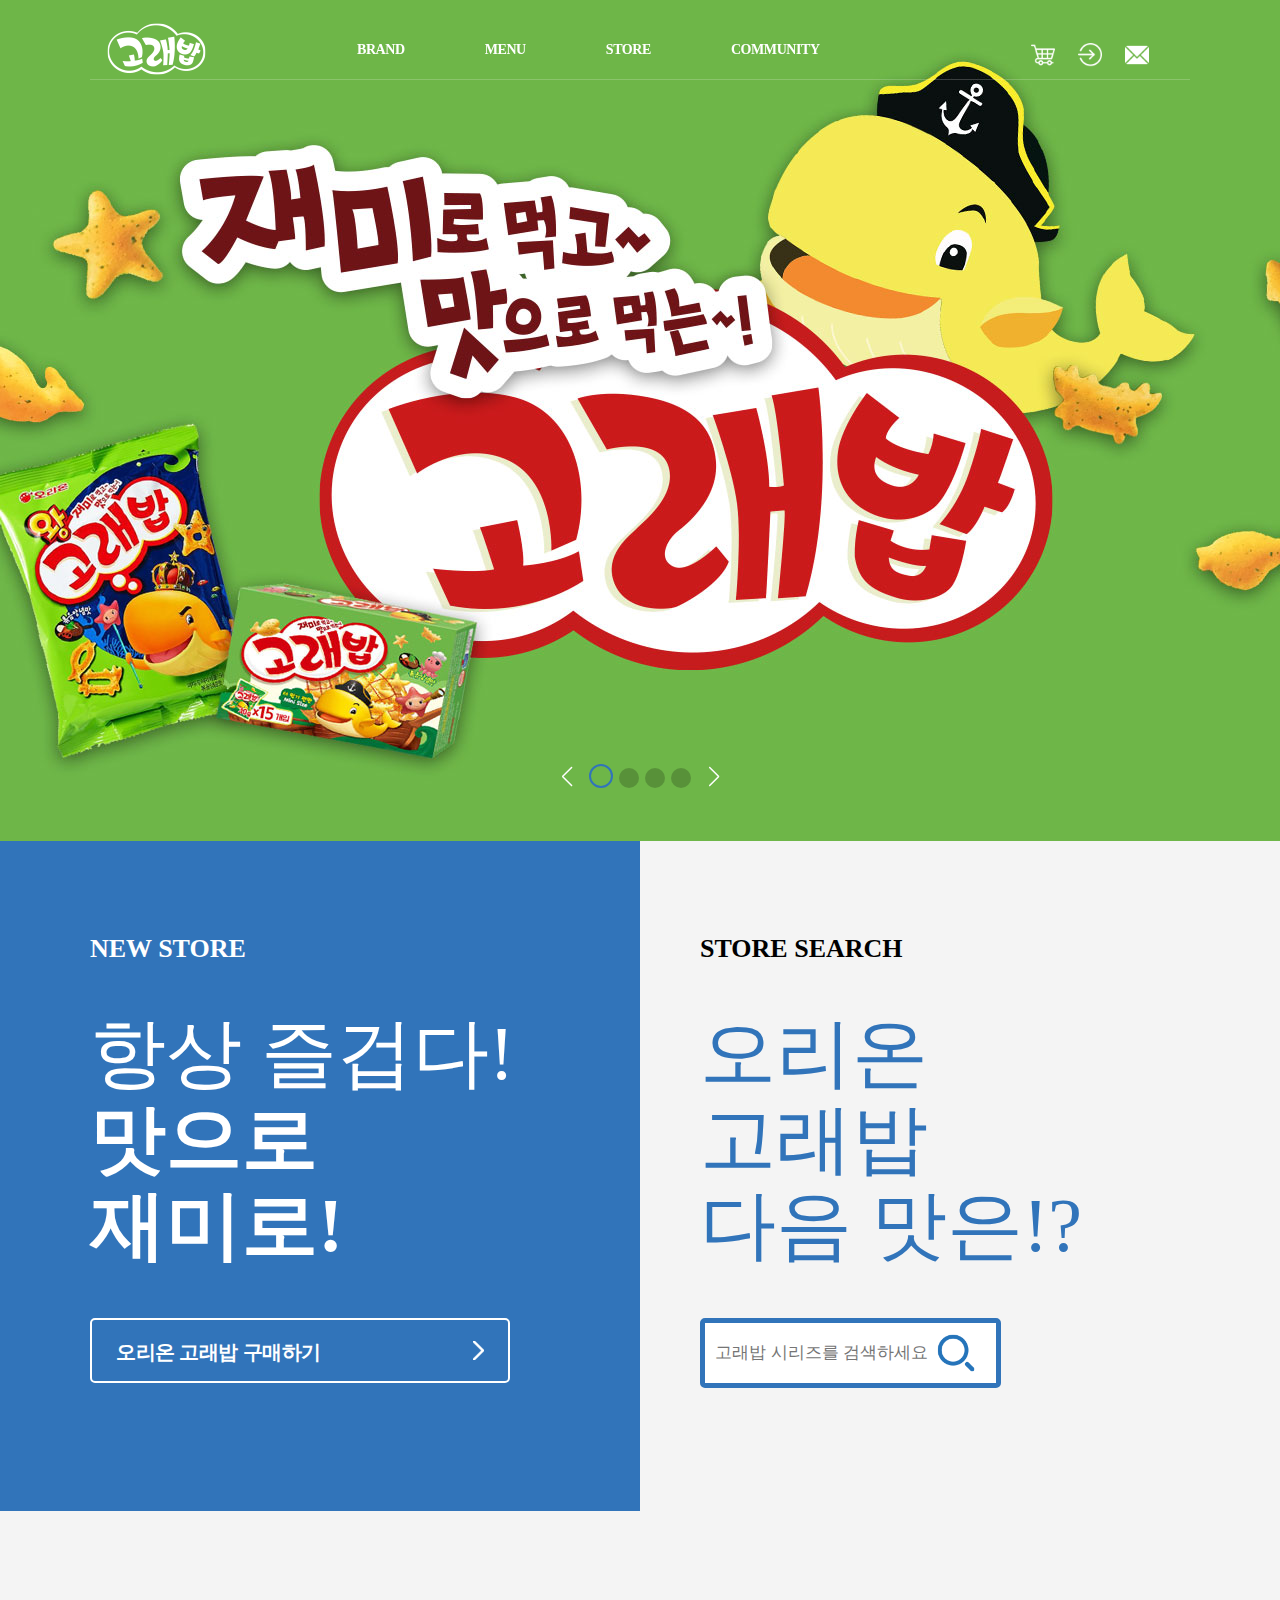
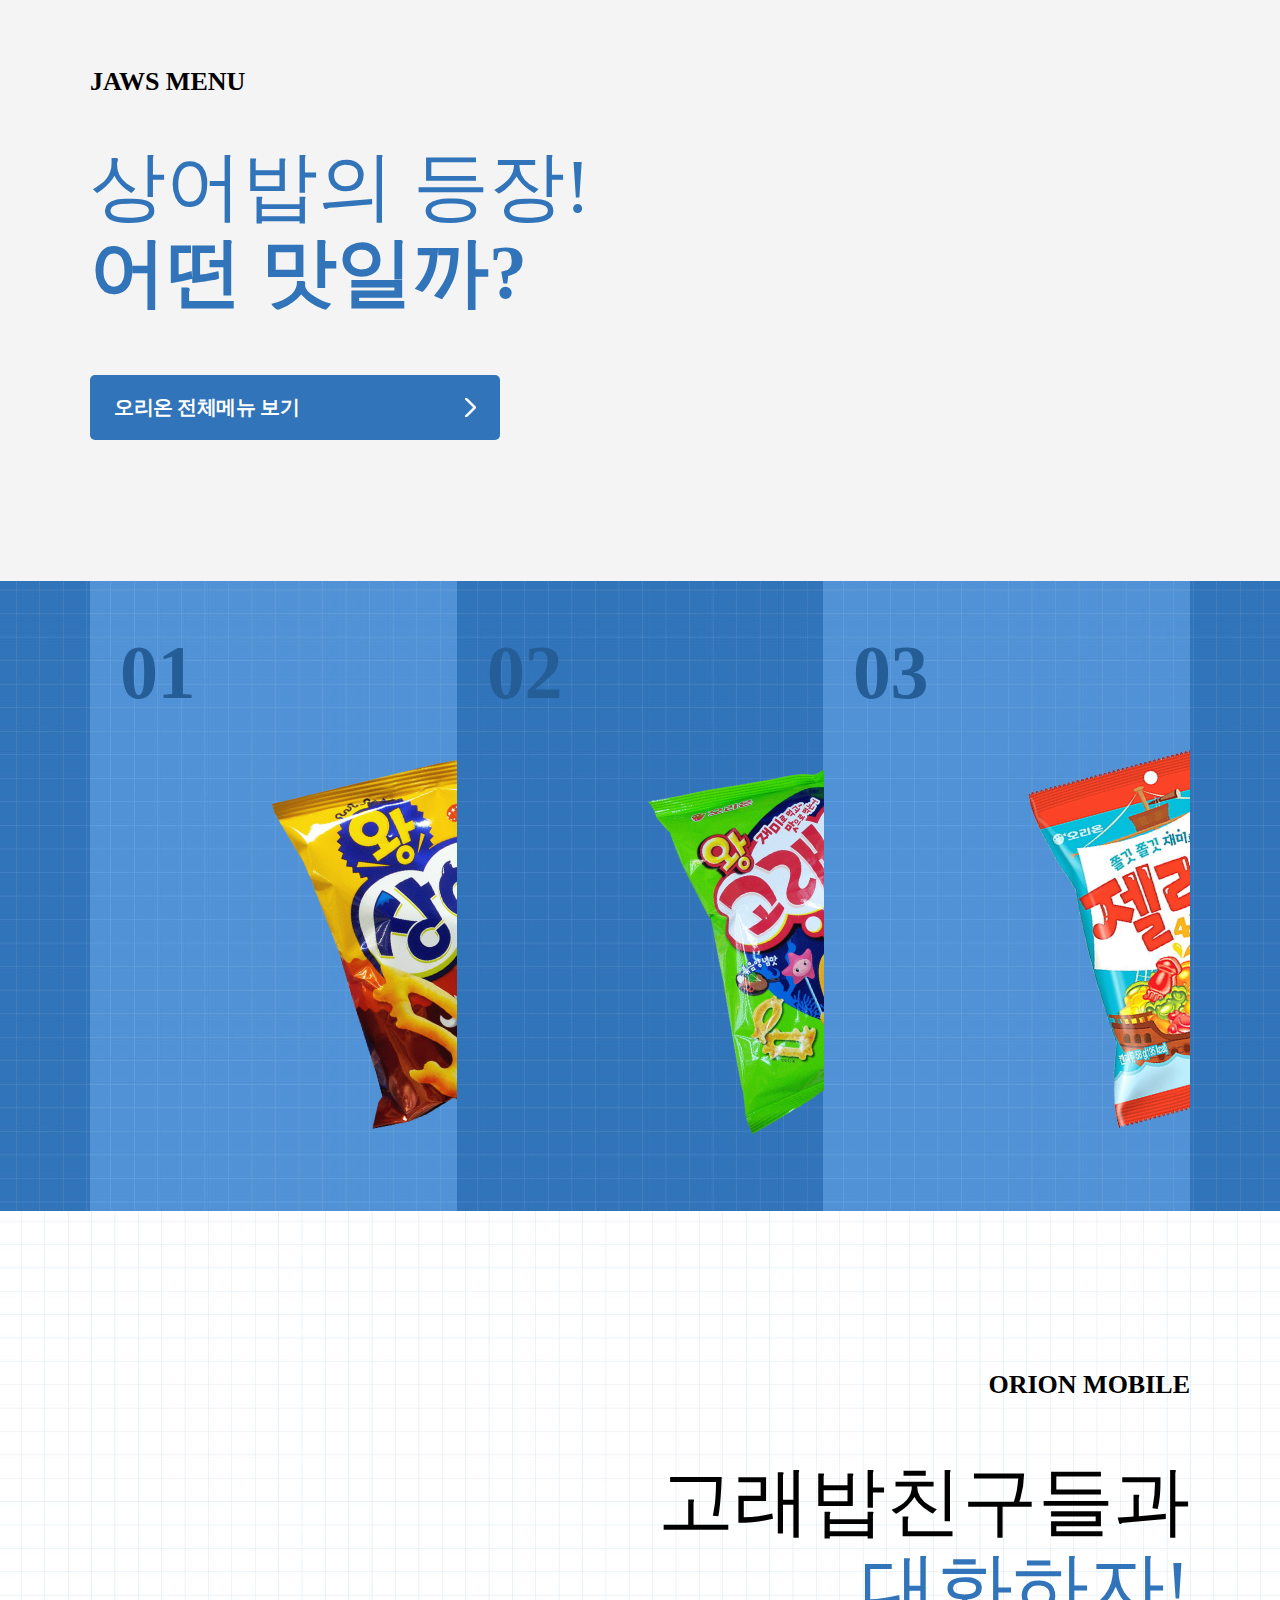
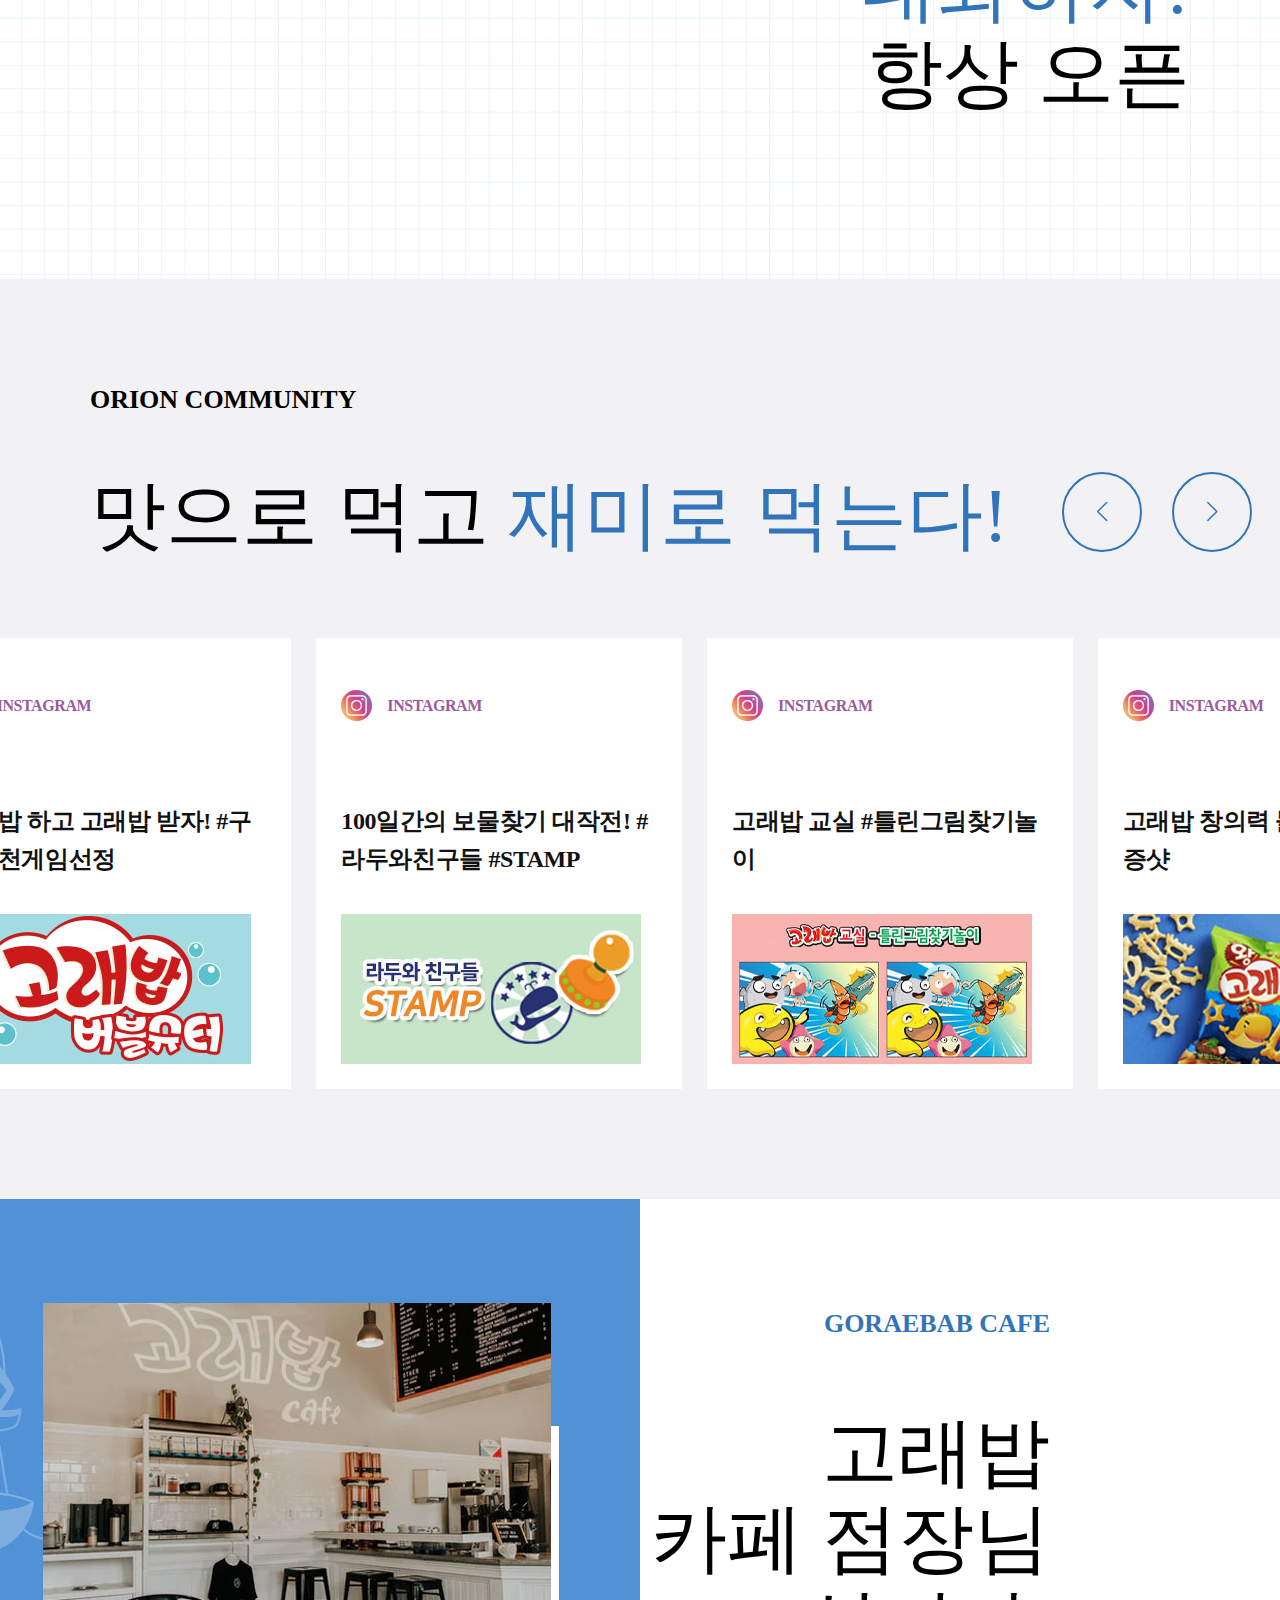
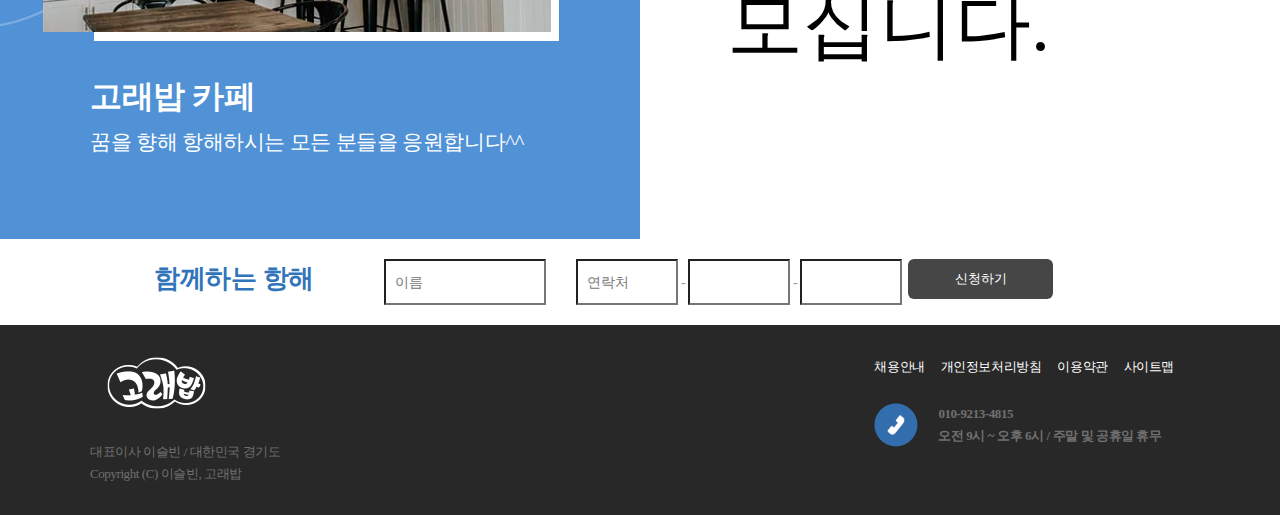
<file: index.html>
<!doctype html>
<html lang="ko">
<head>
<meta charset="utf-8">
<meta name="viewport" content="width=1100, user-scalable=no">
<title>고래밥</title>
<link rel="stylesheet" href="style.css">
<link rel="stylesheet" href="swiper/swiper.min.css">
</head>
<body>
<div id="popupWrap">
 <ul id="detailBox">
   <li id="detailOne"><img src="img/detail2.jpg"></li>
   <li id="detailTwo"><img src="img/detail.jpg"></li>
 </ul>
</div><!-- popupWrap -->

<div id="wrap">
<div id="header">
 <div id="header-in">
  <h1 class="logo"><a href="index.html" id="logoMainz"><span class="logo-in">죠스떡볶이</span></a></h1>
  <nav id="header-nav">
   <ul>
   	<li><a href="index2.html" class="mainMenus">BRAND</a>
     <ul class="submenu">
     	<li><a href="#">대표인사말</a></li>
     	<li><a href="#">고래밥</a></li>
     	<li><a href="#">채용정보</a></li>
     </ul>
    </li>
   	<li><a href="#" class="mainMenus">MENU</a>
      <ul class="submenu">
      	<li><a href="#">고래밥</a></li>
      	<li><a href="#">상어밥</a></li>
      	<li><a href="#">새우밥</a></li>
      </ul>
    </li>
   	<li><a href="#" class="mainMenus">STORE</a>
     <ul class="submenu">
     	<li><a href="#">매장찾기</a></li>
     	<li><a href="#">매장안내</a></li>
     </ul>
    </li>
   	<li><a href="#" class="mainMenus">COMMUNITY</a>
     <ul class="submenu">
     	<li><a href="#">커뮤니티</a></li>
     	<li><a href="#">고객의 소리</a></li>
     </ul>
    </li>
   </ul>
  </nav>
  <ul class="pranch">
   <li class="pranchIcon"><a href="#" class="pranchImage" title="고래밥 담으러!"></a></li>
   <li class="pranchIcon"><a href="#" class="pranchImageTwo" title="로그인은 아직.."></a></li>
   <li class="pranchIcon"><a href="#" class="pranchImageThr" title="subinge94@kakao.com"></a></li>
  </ul>
 </div>
</div>



<!--<div id="quickside">
 <a href="#"><img src="img/fixMenu.png" title="라두이야기"></a>
 <a href="#"><img src="img/fixMenu2.png" alt="버블슈터게임"></a>
</div>-->



<div id="containers">
 <div id="con-in">
  <div id="slider">
   <div class="swiper-container swiper1 slide-wrap">
    <div class="swiper-wrapper slider-track">
     <div class="swiper-slide slider-t-in">
      <a href="#"><img src="img/slide1.jpg" style="width:100%; height:841px;"></a>
     </div>
     <div class="swiper-slide slider-t-in">
      <a href="#"><img src="img/slide2.jpg" style="width:100%; height:841px;"></a>
     </div>
     <div class="swiper-slide slider-t-in">
      <a href="#"><img src="img/slide3.jpg" style="width:100%; height:841px;"></a>
     </div>
     <div class="swiper-slide slider-t-in">
      <a href="#"><img src="img/slide4.jpg" style="width:100%; height:841px;"></a>
     </div>
    </div>
   </div>
  <div class="swiper-pagination"></div>
  <div class="swiper-button-next mainNext"></div>
  <div class="swiper-button-prev mainPrev"></div>
  </div>
  <script src="swiper/swiper.min.js"></script>

   <script type="text/javascript">
     var swiper = new Swiper('.swiper1', {
        slidesPerView: 'auto',
        autoplay: {
        delay: 10000,
        disableOnInteraction: false,
      },
        loop: true,
        pagination: {
          el: '.swiper-pagination',
          clickable: true,
        },
        navigation: {
        nextEl: '.swiper-button-next',
        prevEl: '.swiper-button-prev',
      },
      });
   </script>
      <div id="article1">
      <div class="store-left">
       <h1>NEW STORE</h1>
       <p>항상 즐겁다!<br><strong>맛으로<br>재미로!</strong></p>
       <div class="s-meet"><a href="#">오리온 고래밥 구매하기</a></div>
      </div>
      <div class="store-right">
       <form>
       <h1>STORE SEARCH</h1>
       <p><span>오리온<br><strong>고래밥<br>다음 맛은!?</strong></span></p>
       <div class="s-meet">
        <input type="hidden" id="md" name="md" value="search">
        <input type="hidden" id="sf" name="sf" name="all">
        <input type="text" id="ss" name="ss" class="search" placeholder="고래밥 시리즈를 검색하세요" maxlength="20">
        <button type="submit" class="btn_search"><img src="img/search.png" alt="검색">
        </button>
       </div>
       </form>
      </div>
      </div>

     <div id="article2">
      <h2 class="subtit">JAWS MENU</h2>
      <p>상어밥의 등장!<br> <strong>어떤 맛일까?</strong></p>
      <div class="menu-wrap">
       <a href="#" style="width:410px;">오리온 전체메뉴 보기</a>
      </div>
     </div>

     <div id="article3">
      <div class="num-menu">
       <a id="detailOpenone">
        <div class="num">01</div>
        <img src="img/snack1.png" alt="상어밥" class="snackRotate">
       </a>
      </div>
      <div class="num-menu">
       <a id="detailOpentwo">
        <div class="num">02</div>
        <img src="img/snack2.png" alt="고래밥" class="snackRotate">
       </a>
      </div>
      <div class="num-menu">
       <a id="detailOpenthr">
        <div class="num">03</div>
        <img src="img/snack3.png" alt="젤리밥" class="snackRotate">
       </a>
      </div>
     </div>
     <div id="article4">
      <a href="talk.html" target="_blank">
       <div id="talkPhone" class="phone"><img src="img/phone.png" alt=""></div>
       <div class="app">
        <h2>ORION MOBILE</h2>
        <p>고래밥친구들과<br><span>대화하자!</span><br><strong>항상 오픈</strong></p>
       </div>
      </a>
     </div>



     <div id="article5">
      <h2 class="subtit">ORION COMMUNITY</h2>
      <p>맛으로 먹고<strong> 재미로 먹는다!</strong></p>
      <div class="snswrap">
       <div class="snswrap-in">
        <button type="button" data-role="none" class="btnPosition btnPrev swiper-button-prev"></button>
        <div class="sns-list swiper-container swiper2">
         <div id="bannerBox" class="sns-list-in swiper-wrapper">
          <div class="sns-item swiper-slide">
               <a href="#">
               <p class="cont">INSTAGRAM</p>
               <div class="cont">마이리틀텔레비전 #종이접이클래스</div>
               <img src="img/event.jpg">
               </a>
          </div>
          <div class="sns-item swiper-slide">
               <a href="#">
               <p class="cont">INSTAGRAM</p>
               <div class="cont">고래밥 하고 고래밥 받자!  #구글추천게임선정</div>
               <img src="img/event2.jpg">
               </a>
          </div>

          <div class="sns-item swiper-slide">
                <a href="#">
               <p class="cont">INSTAGRAM</p>
               <div class="cont">100일간의 보물찾기 대작전! #라두와친구들 #STAMP</div>
               <img src="img/event3.jpg">
               </a>
          </div>

          <div class="sns-item swiper-slide">
               <a href="#">
               <p class="cont">INSTAGRAM</p>
               <div class="cont">고래밥 교실 #틀린그림찾기놀이</div>
               <img src="img/event4.jpg">
               </a>
          </div>

          <div class="sns-item swiper-slide">
               <a href="#">
               <p class="cont">INSTAGRAM</p>
               <div class="cont">고래밥 창의력 놀이 #고래밥인증샷</div>
               <img src="img/event5.jpg">
               </a>
           </div>

           <div class="sns-item swiper-slide">
               <a href="#">
               <p class="cont">INSTAGRAM</p>
               <div class="cont">고래밥 먹고 닌텐도 Wii 받자~ #고래밥칠리새우맛</div>
               <img src="img/event6.jpg">
               </a>
           </div>

          <div class="sns-item swiper-slide">
               <a href="#">
               <p class="cont">INSTAGRAM</p>
               <div class="cont">고래밥 먹고 코인받자!! #고래밥코인</div>
               <img src="img/event7.jpg">
               </a>
           </div>
         </div>
        </div>
        <button type="button" data-role="none" class="btnPosition btnNext swiper-button-next"></button>
       </div>
      </div>
     </div>
     <script>
      var swiper = new Swiper('.swiper2', {
        slidesPerView: 7,
        autoplay: {
        delay: 5000,
        disableOnInteraction: false,
      },
        loop: true,
        navigation: {
        nextEl: '.swiper-button-next',
        prevEl: '.swiper-button-prev',
      },
      });
    </script>
     <div id="article6">
      <div class="bt-l">
       <div class="video">
        <a href="#"><img src="img/cafe.jpg"></a>
       </div>
       <dl>
        <dt>고래밥 카페</dt>
        <dd>꿈을 향해 항해하시는 모든 분들을 응원합니다^^</dd>
       </dl>
      </div>
      <div class="bt-r">
       <h2 class="subtit">GORAEBAB CAFE</h2>
       <p>고래밥<br><strong>카페 점장님<br>모십니다.</strong></p>
      </div>
     </div>
    </div>
    </div>
 </div>
</div>

    <div id="simple">
    <form>
    <input type="hidden" id="conform">
    <div class="simple-in">
      <div class="chang">함께하는 항해</div>
      <div class="chang-in">
          <input type="text" id="chang-name" name="chang-name" maxlength="10" placeholder="이름" style="width:140px;">
          <input type="text" id="chang-num" class="number" name="chang-num" placeholder="연락처" maxlength="3" style="width:80px; margin:0 0 0 30px;">
          <span class="dash">-</span>
          <input type="text" id="chang-num2" class="number" name="chang-num2" maxlength="4" style="width:80px; ">
          <span class="dash">-</span>
          <input type="text" id="chang-num3" class="number" name="chang-num3" maxlength="4" style="width:80px;">
      </div>
      <div class="button-wrap"><input type="button" value="신청하기" style="width:145px;"></div>
    </div>
    </form>
    </div>


<div id="footer">
 <div class="footer-in">
  <div class="fl">
   <img src="img/logoWhite.png" alt="고래밥 로고">
   <p>대표이사 이슬빈 / 대한민국 경기도<br>
   Copyright (C) 이슬빈, 고래밥</p>
  </div>



  <div class="fr">
   <ul>
   	<li><a href="#">채용안내</a></li>
   	<li><a href="#">개인정보처리방침</a></li>
   	<li><a href="#">이용약관</a></li>
   	<li><a href="#">사이트맵</a></li>
   </ul>

   <div class="center">
    <p>010-9213-4815</p>
    <p>오전 9시 ~ 오후 6시 / 주말 및 공휴일 휴무</p>
   </div>
  </div>
 </div>
</div>
</div><!-- wrap end -->
<script src="index.js"></script>
</body>
</html>
</file>
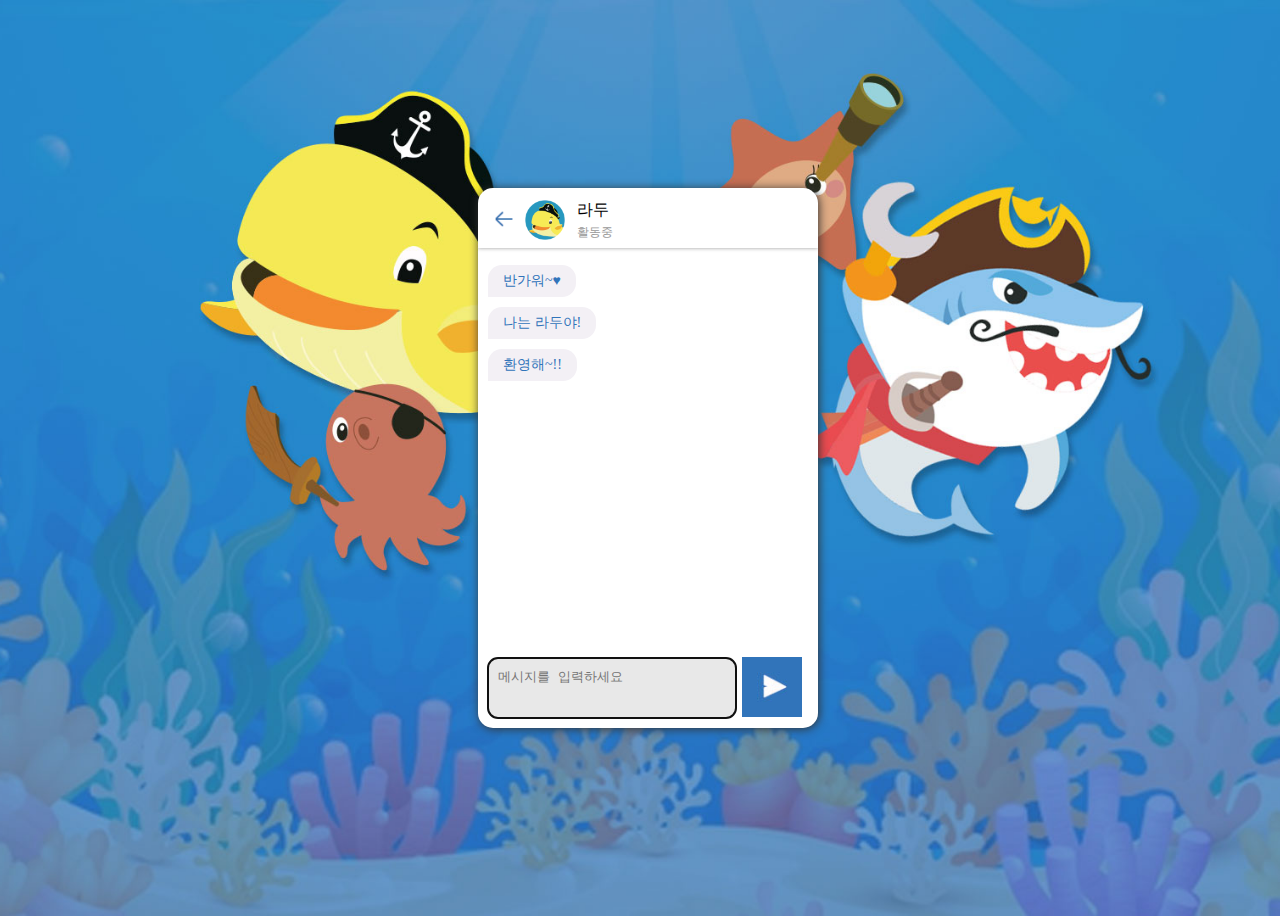
<file: talk.html>
<!DOCTYPE html>
<html lang="ko">
<head>
  <meta charset="UTF-8">
  <meta name="viewport" >
  <title>고래밥 친구들과 대화하자!</title>
  <link rel="stylesheet" href="talk.css">
</head>
<body id="body">

  <div class="container">
    <div class="header">
      <button class="back-btn">
        <img src="img/mobile-back.png" width="30" height="30">
      </button>
      <img class="profile-pic" src="img/mobile-profile.png" width="40" height="40">
      <div class="info-block">
        <p class="username">라두</p>
        <p class="status">활동중</p>
      </div>
    </div>

    <div id="chat-box">
      <div id="chat-box_cont">
        <div class="bubble friend-bubble">
        반가워~♥
        </div>
        <div class="bubble friend-bubble">
        나는 라두야!
        </div>
        <div class="bubble friend-bubble">
        환영해~!!
        </div>
      </div>
      <div class="bubble friend-bubble" id="laterMessage">
      오늘은 톡하기 어려워<br>
      친구들이 위험해 쳐해 있대<br>
      자세한 상황은<br>
      www.sea 여기를 확인해줘!
      </div>
    </div>

    <div class="footer">
      <textarea id="input" placeholder="메시지를 입력하세요" autofocus="true"></textarea>
      <button id="send">
        <img src="img/mobile-send.jpg" width="60" height="60">
      </button>
    </div>
  </div>
  <script src="talk.js"></script>
</body>
</html>
</file>
<file: style.css>
*{ margin:0; padding:0;}
ul,li{ list-style:none;}
a{ text-decoration:none;}
img{ border:0; max-width:100%;}
html,body{ overflow-x:hidden;}
button{ border:0; background:none; cursor:pointer; border-radius:0; -webkit-appearance:none;}
body{ width:100vw; height:100%; font-weight:400; font-size:14px;line-height:1.5; letter-spacing:-0.03em; color:#111;}

#wrap{ overflow:hidden; position:relative; box-sizing:border-box; width:100%; min-width:1100px; min-height:100%; padding:0px; background:#f4f4f4;}

/* 상세페이지 팝업*/
#popupWrap{
	width: 100vw; height:100vh;
	background-color: rgba(0,0,0,0.5);
	z-index:9999999999999999999999999999999999999999999999;
	position:fixed;
	left:0px;
	top:0;
	display:none;
}
#popupWrap #detailBox{
	margin:0 auto;
	width:1100px; min-height:100%;
	position: relative;
	overflow-y: scroll;
}
#popupWrap #detailBox li{
	position: absolute;
	left: 0;
	top: 0;
	opacity: 0;
	font-size: 0;
}
/*swiper*/
.swiper-pagination{ left: 50%; bottom:50px; transform: translateX(-50%) !important;}
.swiper-pagination-bullet{ width:20px !important; height:20px !important; margin:3px;}
.swiper-pagination-bullet-active{ border:2px solid #3174ba !important; border-radius:50% !important; width:20px !important; height:20px !important; background-color: transparent !important; }
.swiper-button-next{--swiper-navigation-size:20px !important; --swiper-theme-color:#fff !important; top:auto !important; width: 35px !important; height: 35px !important; bottom:47px !important;  transform: translateX(260%) !important;}
.swiper-button-prev{--swiper-navigation-size:20px !important;--swiper-theme-color:#fff !important; top:auto !important; width: 35px !important; height: 35px !important; bottom:47px !important; transform: translateX(-260%) !important;}
.mainPrev{left:50% !important; }
.mainNext{right:50% !important; }

/*헤더*/
#header{transition:all 0.3s; overflow:hidden; position:fixed; top:0; left:0; right:0; z-index:100; box-sizing:100; height:80px; background:none; transform:translateZ(0);transition:height 0.3s, background 0.3s;width:100vw;}
#header.blue{ background:#3174ba;}
#header.none{ background:transparent;}
#header.fixed{ position:fixed; top:0; width:100vw; height:80px; border-bottom:none; background:#fff; animation:updown 0.4s; z-index:500;}
#header.fixed>#header-in>#header-nav>ul>li>a{color:#111; }
#header.fixed>#header-in>.logo>a::after{ opacity:1;}
#header.fixed>#header-in>.logo>a::before{ opacity:0;}
#header.open{ position:fixed; top:0; width:100vw; height:350px;border-bottom:none; background:#fff; animation:updown2 0.4s; z-index:500;}
.before{background:#fff !important;}

#header-in{ position:relative; z-index:1; width:1100px; height:100%; margin:0 auto;}
#header-in::after{ display:block; content:''; position:absolute; top:79px; right:0; left:0;height:1px; background:rgba(255,255,255,0.2); transition:all 0.3;}
#header-in::before{ display:block; content:''; position:absolute; top:0;right:-730px; left:-730px; height:79px; background:#fff; opacity:0; transition:all 0.3s;}


.logo{ position:absolute; top:21px; left:0;}
.logo>a{ display:block; width:134px; height:36px;}
.logo>a{  position:absolute; top:0;left:0; width:134px; height:56px;background:url(img/logoWhite.png);opacity:1;}
.logo-in{ visibility:hidden; overflow:hidden; width:0px; height:0px; font-size:0;line-height:0px; border:none;background:none; position:absolute; left:-99999em;top:-99999em; opacity:0;}
.logo>#logoMainz.redLogo{ display:block; content:''; position:absolute; top:0; left:0; width:134px; height:56px;background:url(img/logo.png); opacity:2;}



#header-nav{ position:absolute; top:0; left:227px; z-index:1;}
#header-nav>ul>li{ float:left; position:relative;}
#header-nav>ul>li>a{ display:block; padding:0 40px; font-weight:800; line-height:100px;color:#fff; text-transform:uppercase; transition:all 0.3s;}
#header-nav>ul>li>ul{ position:absolute; top:80px; right:0; left:0; box-sizing:border-box;padding:24px 0 0 0; text-align:center; height:170px;}
#header-nav>ul>li>ul>li{ line-height:56px;}
#header-nav>ul>li>ul>li>a{ display:inline-block; position:relative; padding:0 20px;font-weight:700; font-size:15px; color:#111;}
#header-nav>ul>li>ul>li>a::after{ display:block; content:''; position:absolute; right:0; bottom:-1px;left:0; height:3px; background:#d13045; border-radius:1px; opacity:0; transform:scaleX(0); transition:all 0.3s;}
#header-nav>ul>li>ul>li>a.mainMenuEffect{ color:#ac162c !important;}


.pranch{ position:absolute; top:39px; right:0; width:178px; height:53px; text-indent:-9999em; }
.pranch .pranchIcon{ float:left; width:32px; height: 32px; overflow: hidden; margin-left: 15px;}
.pranch .pranchIcon a{ display:block; width:32px; height: 32px; line-height: 32px; background-size:24px !important; }
.pranch .pranchIcon a.pranchImage{ background:url(img/shopping-white.png) no-repeat; background-position:center;}
.pranch .pranchIcon a.pranchImageTwo{ background:url(img/enter.png) no-repeat; background-position:center;}
.pranch .pranchIcon a.pranchImageThr{ background:url(img/email.png) no-repeat; background-position:center;}
.imgBlue{border-radius: 50%; background-color: #ac162c;}

#show-nav-img{ position:absolute; top:118px; left:0;}
.nav-in{  display:none;}
.nav-in::after{ display:block; content:''; position:absolute; top:65px; left:66px; left:131px; height:45px;}
.nav-in.on{ display:block;}
.nav-tit{ font-weight:800; font-size:30px; color:#3b3b3b; text-transform:uppercase;}
.nav-txt{ margin:6px 0 0;; font-weight:700; font-size:14px; color:#4e4e4e;}





/*퀵메뉴*/

#quickside{ position:fixed; top:50%; right:50%; z-index:10;margin:-147px -680px 0 0; border-radius:5px;}
#quickside>a{ display:block; margin:2px 0 0; width:140px;}
#quickside>a:first-of-type{ margin:0;}
/*containers 컨테이너*/

#containers{}
#con-in{ position:relative; width:1100px; margin:0 auto; padding:0; font-size:0;}
#slider{ position:relative; margin:0 -730px;}
 .slide-wrap{ display:block; position:relative; box-sizing:border-box; }
 .slider-track{ position:relative;  opacity:1; width:12800px; transform:translate3d(0px,0px,0px);}
  .slider-track::before{ display:table; content:'';}
  .slider-track::after{ display:table; content:'';}
  .slider-t-in{ width:2560px; position:relative; display:block; float:left; height:100%; min-height:1px;}
.ar-wrap{ overflow:hidden; position:absolute; left:50%; bottom:-810px;
 min-width:337px; margin:0 0 0 -168px; font-size:0; text-align:center;z-index:5;}
 .slider-prev{ float:left; width:51px; height:51px;}
 .slider-next{ float:right; width:51px; height:51px;
  transition:all 0.3s;}

/*아티클1*/

#article1{ display:inline-block; position:relative; margin:0 -730px; padding:0 730px 0;}
#article1>div{ float:left; width:550px; height:583px;}
.store-left{ margin:0 0 0 -730px; padding:87px 0 0 730px; background:#3174ba;}
 .store-left>h1{ color:#fff; display:inline-block;padding:0 0 0 0px; background:no-repeat; font-weight:800;
  font-size:26px; line-height:42px; letter-spacing:0; text-transform:uppercase;
  }

 .store-left>p{ color:#fff; margin:40px 0 0; font-weight:200; font-size:76px; line-height:86px;letter-spacing:0; }
 .store-left>p>strong{ font-weight:700;}
 .s-meet{ position:relative; width:410px; margin:60px 0 0;}
 .s-meet>a{ display:block; box-sizing:border-box; height:65px; padding:0 0 0 24px; border:2px solid #fff;border-radius:5px;
 font-weight:700; font-size:20px; line-height:65px; color:#fff !important;background:#3174ba url(img/arrow.png) no-repeat right 23px center;}
.store-right{ margin:0 -730px 0 0; padding:87px 670px 0 60px;}
.store-right>form>h1{ display:inline-block; padding:0 0 0 0px; background:no-repeat;
font-weight:800; font-size:26px; line-height:42px; letter-spacing:0; color:#000;}
.store-right>form>p{ margin:40px 0 0; font-weight:200; font-size:76px; line-height:86px;
letter-spacing:0; color:#000;}
.store-right>form>p>span{ color:#3174ba !important;}
.store-right>form>p>strong{ font-weight:700;}
.s-meet{ position:relative; width:420px; margin:50px 0 0;}
.s-meet>.search{ display:block; position:relative; height:40px; padding:10px 60px 10px 10px;
border:5px solid #3174ba; border-radius:5px; font-size:17px; color:#3174ba;}
.btn_search{ position:absolute; top:15px; right:144px; width:40px; height:40px;}





/*아티클2*/

#article2{ height:520px; padding:150px 730px 0;
background:url(img/jawsbob.png); background-attachment: fixed; background-position: center;
background-repeat: no-repeat;
position:relative; margin:0 -730px; padding:0 -730px 0;}

.subtit{
display:inline-block; padding:0 0 0 0px; background:no-repeat; font-weight:800;

font-size:26px; line-height:42px; letter-spacing:0; color:#000; text-transform:uppercase;}

#article2>p{  margin:40px 0 0; font-size:76px; line-height:86px; letter-spacing:0; color:#3174ba;}

.menu-wrap{ position:relative; width:410px; margin:60px 0 0;}

.menu-wrap>a{  display:block; box-sizing:border-box ;height:65px; padding:0 0 0 24px; border-radius:5px;
background:#3174ba url(img/arrow.png) no-repeat right 23px center;
font-weight:700; font-size:20px; line-height:65px; color:#fff !important;}







/*아티클3*/

#article3{ overflow:hidden; background:url(img/blueMain.jpg);position:relative; margin:0 -730px; padding:0 730px 0;}
.num-menu{ float:left; cursor: pointer;}
.num-menu:nth-of-type(1){ background:url(img/blueImage1.jpg) no-repeat;}
.num-menu>a{ display:block; box-sizing:border-box; width:367px; height:630px; overflow: hidden; position:relative;}
.num{ padding:34px 30px 22px; font-weight:800; font-size:76px; color:#255d97;}
.num-menu:nth-of-type(2){ width:366px;
background:url(img/blueMain.jpg) no-repeat;}
.num-menu:nth-of-type(3){ background:url(img/blueImage1.jpg) no-repeat;}
.snackRotate{ transform: rotate(-15deg); position:absolute; right:-50%; width:500px; display:table; transition: 0.3s ease-in-out;}
.snackRotate:hover{ right:-25%;}


/*아티클4*/
#article4{ text-align:right; background:url(img/whiteMain.jpg);
position:relative; margin:0 -730px; padding:0 730px 0;}
#article4>a{ display:block; overflow:hidden; height:349px; margin:0 -730px; padding:153px 730px 166px; position:relative;}
.phone{ width:450px; margin:-46px 0 0 -20px; float:left !important; position: absolute; top: 255px; transition:0.5s; opacity: 0;}
.aniPhoneUp{ top: 150px; opacity: 1;}
.app{ float:right !important;}
.app>h2{ display:inline-block; font-weight:800; font-size:26px; line-height:42px;
letter-spacing:0; color:#000; text-transform:uppercase;}
.app>p{ margin:52px 0 0 ;font-weight:200; font-size:76px; line-height:86px;
letter-spacing:0; color:#000;}
.app>p>span{ color:#3174ba !important; }



/*아티클5*/

#article5{ padding:100px 730px 110px !important; background:#f2f2f5; position:relative; margin:0 -730px; padding:0 730px 0;}
#article5>h2{ display:inline-block; padding:0 0 0 0px; background:no-repeat;
font-weight:800; font-size:26px; line-height:42px; letter-spacing:0; color:#000; text-transform:uppercase;}
#article5>p{ margin:51px 0 0; font-weight:200; font-size:76px; line-height:86px; letter-spacing:0;
color:#000;}
#article5>p>strong{ color:#3174ba;}
.snswrap{ margin:80px -730px 0; font-size:0;}
.snswrap-in{ display:block; position:relative; box-sizing:border-box;}
.snswrap-in .btnPosition{ transition:ease-in 0.3s; position:absolute; top: -156px !important; right:30% !important;  color:#3174ba; border-radius: 50%; border:2px solid #3174ba; width:80px !important; height:80px !important;}
.snswrap-in .btnPosition:hover{ background:#3174ba; border:2px solid #fff; color:#fff;}
.btnNext{ transform: translateX(100px) !important;}
.btnPrev{ transform: translateX(-10px) !important; left:auto !important;}
.sns-button{ position:absolute; top:-155px !; right:830px; width:60px; height:60px; transition:all 0.3s;}
.sns-list{ display:block; overflow:hidden; position:relative; padding:0;}
.sns-list-in{ opacity:1; width:9000px;/*  transform:translate3d(-5625px,0px,0px); */}
.sns-list-in::before{ display:table; content:'';}
.sns-list-in::after{ display:table; content:''; clear:both;}
.sns-item{ width:350px; display:inline-block; box-sizing:border-box; margin:0 25px 0 0;
background:#fff; transition:all 0.3s; float:left;}
.sns-item:hover{ background:#3174ba;}
.sns-item:hover .cont{ color:#fff;}
.sns-item>a{ display:block; padding:25px;}
.sns-item>a>p{ background:url(img/instargram.png) no-repeat;
padding:0 0 0 46px; font-weight:700; font-size:16px; line-height:31px; color:#9C5AA0;}
.cont{ overflow:hidden; height:76px; margin:27px 0 36px; font-weight:700; font-size:24px;line-height:38px; color:#111;}


/*아티클6*/
#article6{ overflow:hidden; padding:104px 730px 80px;background:url(img/bg2.jpg); position:relative; margin:0 -730px; }
#article6>div{ float:left;}
.bt-l{ text-align:left;}
 .video{ position:relative; z-index:1; width:508px; height:329px; margin:0 0 0 -47px;}
 .video a{ position:absolute; width:100%; height:100%; transition: 0.2s ease-in; display:block;}
 .video a:hover{ transform: translate3d(10px, 10px, 10px);}

 .video::after{ display:block; content:''; position:absolute; right:-8px; bottom:-9px;
 z-index:-1; width:465px; height:215px; background:#fff;}
 .bt-l>dl>dt{ margin:40px 0 0;font-weight:700; font-size:32px; color:#fff;}
 .bt-l>dl>dd{ margin:7px 0 0;  font-size:21px; color:#fff;}
.bt-r{ text-align:right; padding:0 0 0 100px}
.bt-r>h2{ display:inline-block; padding:0 0 0 60px; background:no-repeat;
font-weight:800;font-size:26px; line-height:42px; letter-spacing:0; color:#3174ba; text-transform:uppercase;}
.bt-r>p{ margin:64px 0 0; line-height:90px; font-weight:200; font-size:76px; line-height:86px;
letter-spacing:0; color:#000;}

/*창업상담신청*/

#simple{ position:relative; /* bottom:179px; */ bottom:0px;  left:0; z-index:10;width:1100px; margin:0 auto;}
.simple-in{ display:table; table-layout:fixed; width:100%; margin:0 -730px; padding:20px 730px;background:#1ebe7; }
.simple-in>div{ float:left;}
	.chang{ width:288px; font-weight:800; font-size:26px; color:#3174ba; text-align:center;}
	.chang-in{ width:530px; font-size:0; text-align:center;}
	.chang-in>div{ display:table-cell; vertical-align:middle;}
	.chang-in>input{height:32px; padding:5px 9px; background:#fff; font-size:14px; }
	.button-wrap{ width:282px; overflow:hidden; text-align:center;}
	.button-wrap>input{ border-radius:6px;  background:#464646; color:#fff; float:left;
	 height:40px; border:0;}
    .dash{ display:inline-block; width:10px; font-size:14px; line-height:32px; color:#999;
	 text-align:center;}






/*푸터*/

#footer{/*  height:200px; */ width:100%; background:#282828;}
.footer-in{ overflow:hidden; width:1100px; margin:0 auto; padding:30px 0 30px;}
.fl{ float:left; width:754px;}
 .fl>p{ margin:24px 0 0; font-size:13px; line-height:22px; color:#707070;}
.fr{ float:right; ;}
 .fr>ul{ margin:2px 0 0; font-size:0;}
 .fr>ul>li{ display:inline-block; margin:0 16px 0 0;}
 .fr>ul>li>a{ display:block; font-size:13px; color:#fff;}
 .fr>.center{ margin:27px 0 0; padding:0 0 0 64px; background-size:contain; background:url(img/footerPhone.png) no-repeat;}
 .fr>.center:first-of-type{ font-weight:700; font-size:15px; line-height:22px; color:#db1d3b;}
 .fr>.center:last-of-type{ font-size:13px; line-height:22px; color:#707070; }






.g1-inner{ padding:95px 730px 138px;}
.g1-in1{ font-weight:200; font-size:22px; line-height:32px; letter-spacing:normal; color:#fff;}
.g1-in2{ margin:33px 0 0; font-weight:200; font-size:76px; line-height:85px; letter-spacing:normal; color:#fff;}





.g2-inner{ float:right; width:790px; padding:132px 730px 134px 60px; background:#fff;}
.g2-in1{ font-weight:200; font-size:56px; line-height:68px; line-height:68px; letter-spacing:normal; color:#ad172b;}
.g2-in2{ margin:33px 0 0;font-size:16px; line-height:30px;}





.g3-inner{ float:left; padding:101px 73px 108px 730px; background:#fff;}
.g3-in1{ font-weight:200; font-size:56px; line-height:68px; letter-spacing:normal; color:#ad172b;}
.g3-in2{ margin:33px 0 0; font-size:16px; line-height:30px;}
.g3-in3{ position:relative; margin:30px 0 0; font-size:16px;}
.name{ margin:0 0 0 9px; font-weight:700; font-size:18px; vertical-align:baseline;}
</file>
<file: talk.css>
* {
  box-sizing: border-box;
}

button {
	border: none;
	background-color: transparent;
	cursor: pointer;
}

body {
	height: 100vh;
  width:100vw;
  overflow-x: hidden;
	display: flex;
	justify-content: center;
	align-items: center;
  background-color: #3174ba;
  background-image: url(img/mobileBg.jpg);
  background-size:cover;
  background-position: center;
  transition: ease-in 0.4s;
}
.mobileBackground{
  width: 100vw;
	position: absolute;
	top: 0;
	left: 0;
  background
}
.container {
	position: relative;
	width: 340px;
	height: 540px;
	border-radius: 15px;
	box-shadow: 1px 1px 10px #333333;
	background-color: #ffffff;
	overflow: hidden;
}

.header {
	display: flex;
	height: 60px;
	padding: 12px 5px 8px;
	align-items: center;
	box-shadow: 0 0 4px #999999;
}

.info-block {
	margin-left: 12px;
	margin-right: 95px;
}

.username {
	margin: 0 0 3px;
	font-size: 16px;
}

.status {
	margin: 0;
	font-size: 12px;
	color: #999999;
}

#chat-box {
	height: 400px;
	padding: 12px 10px;
	overflow: scroll;
}
#laterMessage{
  transition-delay: 0.6s;
}
.bubble {
	margin: 5px 0;
	display: inline-block;
	max-width: 300px;
	font-size: 14px;
	position: relative;
}

.friend-bubble {
	background-color: #f3f0f5;
	border-radius: 14px 14px 14px 0;
	padding: 7px 15px 7px 15px;
	float: left;
	clear: both;
	color: #3174ba;
}

.my-bubble {
	background-color: #3174ba;
	border-radius: 14px 14px 14px 0;
	padding: 7px 15px 7px 15px;
	float: right;
	clear: both;
	color: #fff;
}
#laterMessage{ display: none;}
#send{
  font-size:0px;
}
.footer {
	display: flex;
	justify-content: space-between;
	align-items: flex-end;
	width: 100%;
	height: 80px;
	padding: 10px;
	position: absolute;
	bottom: 0;
}

#input {
	width: 90%;
	height: 100%;
	padding: 10px;
	background-color: #e8e8e8;
	border: none;
	border-radius: 10px;
	resize: none;
}
</file>
